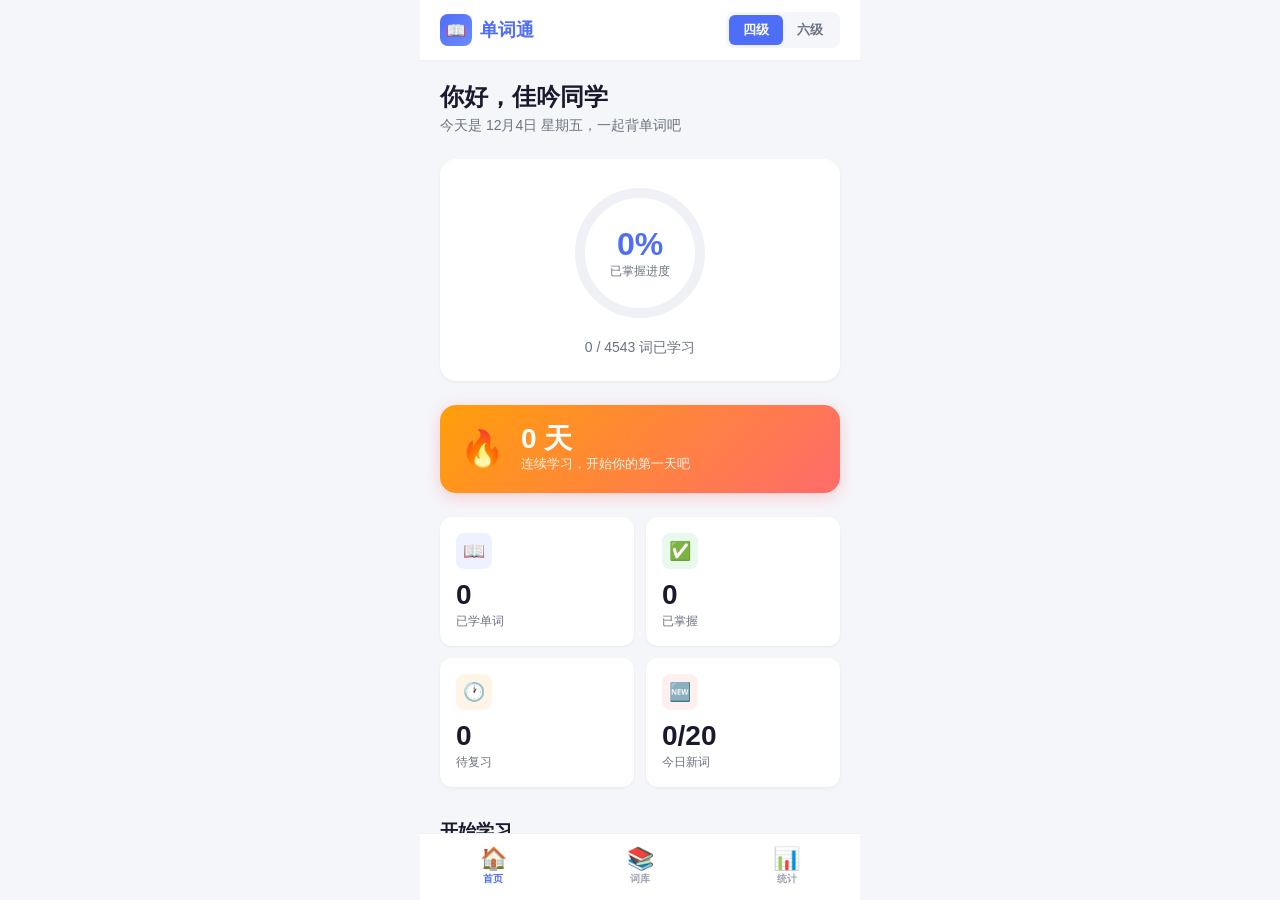
<file: index.html>
<!DOCTYPE html>
<html lang="zh-CN">

<head>
  <meta charset="UTF-8" />
  <meta name="viewport" content="width=device-width, initial-scale=1.0, maximum-scale=1.0, user-scalable=no, viewport-fit=cover" />
  <meta name="apple-mobile-web-app-capable" content="yes" />
  <meta name="apple-mobile-web-app-status-bar-style" content="default" />
  <meta name="theme-color" content="#4f6ef7" />
  <title>四六级单词 · 背单词APP</title>
  <link rel="stylesheet" href="css/style.css" />
</head>

<body>
  <div id="app">
    <!-- 顶部导航 -->
    <div class="top-bar">
      <div class="logo">
        <div class="logo-icon">📖</div>
        <span>单词通</span>
      </div>
      <div class="level-switch">
        <button class="level-btn active" data-level="CET-4" onclick="app.switchLevel('CET-4')">四级</button>
        <button class="level-btn" data-level="CET-6" onclick="app.switchLevel('CET-6')">六级</button>
      </div>
    </div>

    <!-- 页面容器 -->
    <div class="page active" id="page-dashboard"></div>
    <div class="page" id="page-learn"></div>
    <div class="page" id="page-quiz"></div>
    <div class="page" id="page-spell"></div>
    <div class="page" id="page-wordbook"></div>
    <div class="page" id="page-stats"></div>

    <!-- 底部导航 -->
    <div class="bottom-nav">
      <button class="nav-item active" id="nav-dashboard" onclick="app.navigate('dashboard')">
        <span class="nav-icon">🏠</span>
        <span class="nav-label">首页</span>
      </button>
      <button class="nav-item" id="nav-wordbook" onclick="app.navigate('wordbook')">
        <span class="nav-icon">📚</span>
        <span class="nav-label">词库</span>
      </button>
      <button class="nav-item" id="nav-stats" onclick="app.navigate('stats')">
        <span class="nav-icon">📊</span>
        <span class="nav-label">统计</span>
      </button>
    </div>
  </div>

  <script src="js/words.js"></script>
  <script src="js/sync.js"></script>
  <script src="js/app.js"></script>
</body>

</html>
</file>
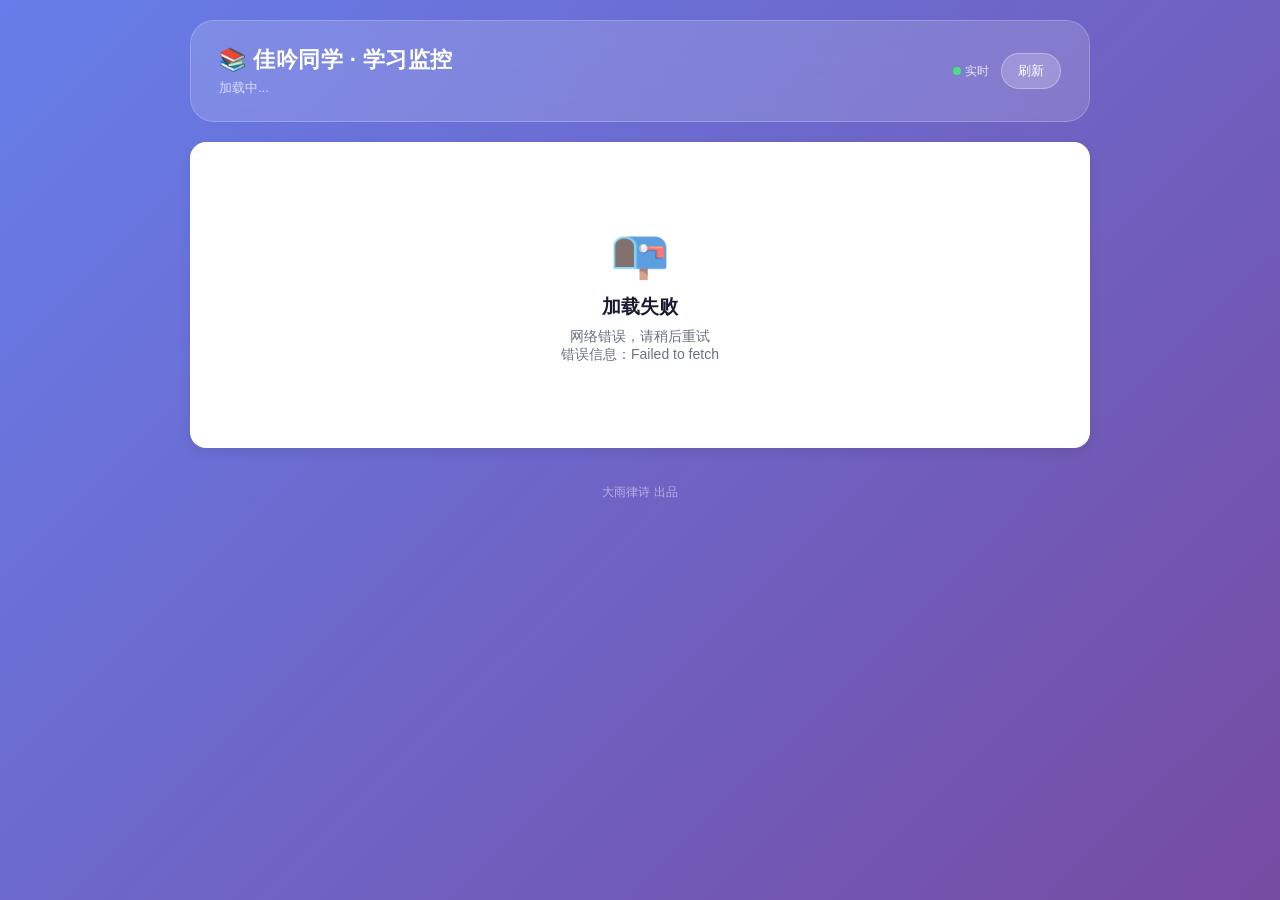
<file: parent.html>
<!DOCTYPE html>
<html lang="zh-CN">

<head>
  <meta charset="UTF-8" />
  <meta name="viewport" content="width=device-width, initial-scale=1.0" />
  <title>佳吟同学 · 学习监控面板</title>
  <style>
    :root {
      --primary: #4f6ef7;
      --primary-light: #6c8aff;
      --primary-soft: #eef1ff;
      --accent: #ff6b6b;
      --success: #34c759;
      --success-soft: #e8f9ed;
      --warning: #ff9f0a;
      --warning-soft: #fff5e6;
      --danger: #ff3b30;
      --bg: #f0f2f8;
      --card-bg: #ffffff;
      --text-primary: #1a1a2e;
      --text-secondary: #6b7280;
      --text-tertiary: #9ca3af;
      --border: #e8eaf0;
      --shadow-sm: 0 1px 3px rgba(0, 0, 0, 0.06);
      --shadow-md: 0 4px 12px rgba(0, 0, 0, 0.08);
      --shadow-lg: 0 8px 24px rgba(0, 0, 0, 0.12);
      --radius-md: 12px;
      --radius-lg: 16px;
      --radius-xl: 24px;
    }

    * {
      margin: 0;
      padding: 0;
      box-sizing: border-box;
    }

    body {
      font-family: -apple-system, BlinkMacSystemFont, "Segoe UI", "PingFang SC", "Hiragino Sans GB", "Microsoft YaHei", sans-serif;
      background: linear-gradient(135deg, #667eea 0%, #764ba2 100%);
      min-height: 100vh;
      padding: 20px;
      -webkit-font-smoothing: antialiased;
    }

    .container {
      max-width: 900px;
      margin: 0 auto;
    }

    /* ---- 顶部标题栏 ---- */
    .header {
      background: rgba(255, 255, 255, 0.15);
      backdrop-filter: blur(20px);
      -webkit-backdrop-filter: blur(20px);
      border-radius: var(--radius-xl);
      padding: 24px 28px;
      margin-bottom: 20px;
      display: flex;
      align-items: center;
      justify-content: space-between;
      border: 1px solid rgba(255, 255, 255, 0.2);
    }

    .header-left h1 {
      color: #fff;
      font-size: 22px;
      font-weight: 700;
      letter-spacing: 0.5px;
    }

    .header-left .subtitle {
      color: rgba(255, 255, 255, 0.7);
      font-size: 13px;
      margin-top: 4px;
    }

    .header-right {
      display: flex;
      align-items: center;
      gap: 12px;
    }

    .sync-status {
      color: rgba(255, 255, 255, 0.8);
      font-size: 12px;
      text-align: right;
    }

    .sync-status .dot {
      display: inline-block;
      width: 8px;
      height: 8px;
      border-radius: 50%;
      background: #4ade80;
      margin-right: 4px;
      animation: pulse 2s infinite;
    }

    @keyframes pulse {
      0%, 100% { opacity: 1; }
      50% { opacity: 0.4; }
    }

    .btn-refresh {
      background: rgba(255, 255, 255, 0.2);
      border: 1px solid rgba(255, 255, 255, 0.3);
      color: #fff;
      padding: 8px 16px;
      border-radius: 20px;
      font-size: 13px;
      cursor: pointer;
      transition: all 0.3s;
    }

    .btn-refresh:hover {
      background: rgba(255, 255, 255, 0.3);
    }

    .btn-refresh:active {
      transform: scale(0.95);
    }

    /* ---- 加载状态 ---- */
    .loading {
      text-align: center;
      padding: 80px 20px;
      color: rgba(255, 255, 255, 0.8);
    }

    .loading .spinner {
      width: 40px;
      height: 40px;
      border: 3px solid rgba(255, 255, 255, 0.2);
      border-top-color: #fff;
      border-radius: 50%;
      animation: spin 0.8s linear infinite;
      margin: 0 auto 16px;
    }

    @keyframes spin {
      to { transform: rotate(360deg); }
    }

    /* ---- 空状态 ---- */
    .empty-state {
      text-align: center;
      padding: 60px 20px;
      color: rgba(255, 255, 255, 0.7);
    }

    .empty-state .icon {
      font-size: 48px;
      margin-bottom: 12px;
    }

    /* ---- 四宫格概览 ---- */
    .overview-grid {
      display: grid;
      grid-template-columns: repeat(4, 1fr);
      gap: 16px;
      margin-bottom: 20px;
    }

    .stat-card {
      background: var(--card-bg);
      border-radius: var(--radius-lg);
      padding: 20px;
      box-shadow: var(--shadow-md);
      text-align: center;
      transition: transform 0.3s;
    }

    .stat-card:hover {
      transform: translateY(-2px);
    }

    .stat-card .stat-icon {
      font-size: 28px;
      margin-bottom: 8px;
    }

    .stat-card .stat-value {
      font-size: 32px;
      font-weight: 800;
      color: var(--text-primary);
      line-height: 1.2;
    }

    .stat-card .stat-label {
      font-size: 13px;
      color: var(--text-secondary);
      margin-top: 4px;
    }

    .stat-card.highlight .stat-value { color: var(--primary); }
    .stat-card.success .stat-value { color: var(--success); }
    .stat-card.warning .stat-value { color: var(--warning); }
    .stat-card.accent .stat-value { color: var(--accent); }

    /* ---- 卡片容器 ---- */
    .card {
      background: var(--card-bg);
      border-radius: var(--radius-lg);
      padding: 24px;
      box-shadow: var(--shadow-md);
      margin-bottom: 20px;
    }

    .card-title {
      font-size: 16px;
      font-weight: 700;
      color: var(--text-primary);
      margin-bottom: 16px;
      display: flex;
      align-items: center;
      gap: 8px;
    }

    /* ---- 柱状图 ---- */
    .bar-chart {
      display: flex;
      align-items: flex-end;
      justify-content: space-between;
      height: 160px;
      gap: 12px;
      padding-top: 20px;
    }

    .bar-item {
      flex: 1;
      display: flex;
      flex-direction: column;
      align-items: center;
      gap: 6px;
    }

    .bar-wrapper {
      flex: 1;
      width: 100%;
      display: flex;
      align-items: flex-end;
      justify-content: center;
    }

    .bar {
      width: 70%;
      max-width: 40px;
      background: linear-gradient(180deg, var(--primary-light), var(--primary));
      border-radius: 6px 6px 0 0;
      min-height: 4px;
      position: relative;
      transition: height 0.5s ease;
    }

    .bar.today {
      background: linear-gradient(180deg, #ff9f0a, #ff6b6b);
    }

    .bar-value {
      position: absolute;
      top: -20px;
      left: 50%;
      transform: translateX(-50%);
      font-size: 11px;
      font-weight: 700;
      color: var(--text-primary);
      white-space: nowrap;
    }

    .bar-label {
      font-size: 12px;
      color: var(--text-tertiary);
    }

    /* ---- 掌握度分布 ---- */
    .mastery-bar {
      display: flex;
      height: 32px;
      border-radius: 16px;
      overflow: hidden;
      margin-bottom: 12px;
    }

    .mastery-segment {
      display: flex;
      align-items: center;
      justify-content: center;
      font-size: 12px;
      font-weight: 700;
      color: #fff;
      transition: width 0.5s ease;
    }

    .mastery-legend {
      display: flex;
      gap: 20px;
      flex-wrap: wrap;
    }

    .legend-item {
      display: flex;
      align-items: center;
      gap: 6px;
      font-size: 13px;
      color: var(--text-secondary);
    }

    .legend-dot {
      width: 12px;
      height: 12px;
      border-radius: 4px;
    }

    /* ---- 薄弱单词列表 ---- */
    .word-list {
      display: flex;
      flex-direction: column;
      gap: 8px;
    }

    .word-item {
      display: flex;
      align-items: center;
      justify-content: space-between;
      padding: 12px 16px;
      background: var(--bg);
      border-radius: var(--radius-md);
      transition: background 0.2s;
    }

    .word-item:hover {
      background: var(--primary-soft);
    }

    .word-info {
      display: flex;
      align-items: center;
      gap: 12px;
    }

    .word-text {
      font-size: 15px;
      font-weight: 600;
      color: var(--text-primary);
    }

    .word-meaning {
      font-size: 13px;
      color: var(--text-secondary);
    }

    .word-tags {
      display: flex;
      gap: 6px;
    }

    .tag {
      font-size: 11px;
      padding: 2px 8px;
      border-radius: 10px;
      font-weight: 600;
    }

    .tag-wrong {
      background: #ffeael;
      color: var(--danger);
    }

    .tag-fuzzy {
      background: var(--warning-soft);
      color: var(--warning);
    }

    .tag-learning {
      background: var(--primary-soft);
      color: var(--primary);
    }

    .tag-mastered {
      background: var(--success-soft);
      color: var(--success);
    }

    /* ---- 级别切换 ---- */
    .level-tabs {
      display: flex;
      gap: 8px;
      margin-bottom: 16px;
    }

    .level-tab {
      padding: 6px 16px;
      border-radius: 20px;
      font-size: 13px;
      font-weight: 600;
      cursor: pointer;
      border: 2px solid var(--border);
      background: transparent;
      color: var(--text-secondary);
      transition: all 0.3s;
    }

    .level-tab.active {
      background: var(--primary);
      border-color: var(--primary);
      color: #fff;
    }

    /* ---- 最近活动 ---- */
    .activity-list {
      display: flex;
      flex-direction: column;
      gap: 8px;
    }

    .activity-item {
      display: flex;
      align-items: center;
      gap: 12px;
      padding: 10px 14px;
      border-radius: var(--radius-md);
      background: var(--bg);
    }

    .activity-time {
      font-size: 12px;
      color: var(--text-tertiary);
      white-space: nowrap;
      min-width: 70px;
    }

    .activity-word {
      font-size: 14px;
      font-weight: 600;
      color: var(--text-primary);
    }

    .activity-status {
      font-size: 12px;
      color: var(--text-secondary);
    }

    /* ---- 响应式 ---- */
    @media (max-width: 600px) {
      .overview-grid {
        grid-template-columns: repeat(2, 1fr);
      }

      .header {
        flex-direction: column;
        gap: 12px;
        text-align: center;
      }

      .bar-chart {
        gap: 6px;
      }

      .stat-card .stat-value {
        font-size: 26px;
      }
    }

    /* ---- 签名 ---- */
    .signature {
      text-align: center;
      color: rgba(255, 255, 255, 0.5);
      font-size: 12px;
      padding: 16px 0 8px;
    }
  </style>
</head>

<body>
  <div class="container">
    <!-- 顶部 -->
    <div class="header">
      <div class="header-left">
        <h1>📚 佳吟同学 · 学习监控</h1>
        <div class="subtitle" id="syncTime">加载中...</div>
      </div>
      <div class="header-right">
        <div class="sync-status" id="syncStatus">
          <span class="dot"></span>实时
        </div>
        <button class="btn-refresh" onclick="loadData()">刷新</button>
      </div>
    </div>

    <!-- 内容区 -->
    <div id="content">
      <div class="loading">
        <div class="spinner"></div>
        <p>正在加载学习数据...</p>
      </div>
    </div>

    <div class="signature">大雨律诗 出品</div>
  </div>

  <script>
    const RAW_URL = "https://raw.githubusercontent.com/alanyu731/cet-word-app/gh-pages/data/progress.json";

    let currentLevel = "CET-4";
    let cachedData = null;

    // ---- 加载数据 ----
    async function loadData() {
      const content = document.getElementById("content");
      content.innerHTML = '<div class="loading"><div class="spinner"></div><p>正在加载学习数据...</p></div>';

      try {
        const url = RAW_URL + "?t=" + Date.now();
        const resp = await fetch(url);
        if (!resp.ok) {
          showEmpty("暂无学习数据", "佳吟同学还没有开始学习，请先在 APP 中设置同步 Token 并完成学习");
          return;
        }
        const data = await resp.json();
        cachedData = data;
        render(data);
      } catch (e) {
        showEmpty("加载失败", "网络错误，请稍后重试<br>错误信息：" + e.message);
      }
    }

    function showEmpty(title, desc) {
      document.getElementById("content").innerHTML = `
        <div class="card">
          <div class="empty-state">
            <div class="icon">📭</div>
            <h3 style="color:var(--text-primary);margin-bottom:8px">${title}</h3>
            <p style="color:var(--text-secondary);font-size:14px">${desc}</p>
          </div>
        </div>
      `;
    }

    // ---- 渲染面板 ----
    function render(data) {
      const progress = data.progress || {};
      const syncTime = data.lastSync;

      // 更新同步时间
      if (syncTime) {
        const d = new Date(syncTime);
        const now = new Date();
        const diff = now - d;
        let timeText;
        if (diff < 60000) timeText = "刚刚同步";
        else if (diff < 3600000) timeText = Math.floor(diff / 60000) + " 分钟前同步";
        else if (diff < 86400000) timeText = Math.floor(diff / 3600000) + " 小时前同步";
        else timeText = d.toLocaleString("zh-CN");
        document.getElementById("syncTime").textContent = "最后同步：" + timeText;
      } else {
        document.getElementById("syncTime").textContent = "同步时间未知";
      }

      // 计算统计
      const stats = calcStats(progress);

      const content = document.getElementById("content");
      content.innerHTML = `
        ${renderOverview(stats)}
        ${renderLevelTabs()}
        ${renderWeeklyChart(progress)}
        ${renderMastery(stats)}
        ${renderWeakWords(progress)}
        ${renderRecentActivity(progress)}
      `;
    }

    // ---- 级别切换 ----
    function renderLevelTabs() {
      return `
        <div class="level-tabs">
          <button class="level-tab ${currentLevel === 'CET-4' ? 'active' : ''}" onclick="switchLevel('CET-4')">四级</button>
          <button class="level-tab ${currentLevel === 'CET-6' ? 'active' : ''}" onclick="switchLevel('CET-6')">六级</button>
        </div>
      `;
    }

    function switchLevel(level) {
      currentLevel = level;
      if (cachedData) render(cachedData);
    }

    // ---- 统计计算 ----
    function calcStats(progress) {
      let total = 0, newCount = 0, learningCount = 0, masteredCount = 0;
      let todayLearned = 0, totalReviewed = 0;
      const today = new Date().toDateString();

      Object.values(progress).forEach(p => {
        if (p.level !== currentLevel) return;
        total++;
        if (p.mastery === "new") newCount++;
        else if (p.mastery === "learning") learningCount++;
        else if (p.mastery === "mastered") masteredCount++;

        if (p.lastReview) {
          const d = new Date(p.lastReview);
          if (d.toDateString() === today) todayLearned++;
        }
        totalReviewed += p.reviewCount || 0;
      });

      // 连续天数
      const dates = new Set();
      Object.values(progress).forEach(p => {
        if (p.lastReview) dates.add(new Date(p.lastReview).toDateString());
      });
      let streak = 0;
      let checkDate = new Date();
      while (dates.has(checkDate.toDateString())) {
        streak++;
        checkDate.setDate(checkDate.getDate() - 1);
      }

      return { total, newCount, learningCount, masteredCount, todayLearned, totalReviewed, streak };
    }

    // ---- 四宫格概览 ----
    function renderOverview(s) {
      return `
        <div class="overview-grid">
          <div class="stat-card highlight">
            <div class="stat-icon">📝</div>
            <div class="stat-value">${s.todayLearned}</div>
            <div class="stat-label">今日学习</div>
          </div>
          <div class="stat-card success">
            <div class="stat-icon">✅</div>
            <div class="stat-value">${s.masteredCount}</div>
            <div class="stat-label">已掌握</div>
          </div>
          <div class="stat-card warning">
            <div class="stat-icon">🔥</div>
            <div class="stat-value">${s.streak}</div>
            <div class="stat-label">连续天数</div>
          </div>
          <div class="stat-card accent">
            <div class="stat-icon">🔄</div>
            <div class="stat-value">${s.totalReviewed}</div>
            <div class="stat-label">累计复习</div>
          </div>
        </div>
      `;
    }

    // ---- 近7天柱状图 ----
    function renderWeeklyChart(progress) {
      const days = [];
      for (let i = 6; i >= 0; i--) {
        const d = new Date();
        d.setDate(d.getDate() - i);
        const dayStr = d.toDateString();
        let count = 0;
        Object.values(progress).forEach(p => {
          if (p.level !== currentLevel) return;
          if (p.lastReview && new Date(p.lastReview).toDateString() === dayStr) count++;
        });
        const labels = ["日", "一", "二", "三", "四", "五", "六"];
        days.push({ label: labels[d.getDay()], count, isToday: i === 0 });
      }

      const maxCount = Math.max(...days.map(d => d.count), 1);

      return `
        <div class="card">
          <div class="card-title">📊 近7天学习量</div>
          <div class="bar-chart">
            ${days.map(d => `
              <div class="bar-item">
                <div class="bar-wrapper">
                  <div class="bar ${d.isToday ? 'today' : ''}" style="height:${Math.max(4, (d.count / maxCount) * 120)}px">
                    ${d.count > 0 ? `<span class="bar-value">${d.count}</span>` : ''}
                  </div>
                </div>
                <div class="bar-label">${d.label}${d.isToday ? '·今' : ''}</div>
              </div>
            `).join('')}
          </div>
        </div>
      `;
    }

    // ---- 掌握度分布 ----
    function renderMastery(s) {
      const masteryPct = s.total > 0 ? Math.round((s.masteredCount / s.total) * 100) : 0;
      const learningPct = s.total > 0 ? Math.round((s.learningCount / s.total) * 100) : 0;
      const newPct = s.total > 0 ? 100 - masteryPct - learningPct : 100;

      return `
        <div class="card">
          <div class="card-title">🎯 掌握度分布 · ${currentLevel}</div>
          <div class="mastery-bar">
            <div class="mastery-segment" style="background:var(--success);width:${masteryPct}%">
              ${masteryPct > 8 ? masteryPct + '%' : ''}
            </div>
            <div class="mastery-segment" style="background:var(--warning);width:${learningPct}%">
              ${learningPct > 8 ? learningPct + '%' : ''}
            </div>
            <div class="mastery-segment" style="background:#d1d5db;width:${newPct}%">
              ${newPct > 8 ? newPct + '%' : ''}
            </div>
          </div>
          <div class="mastery-legend">
            <div class="legend-item">
              <div class="legend-dot" style="background:var(--success)"></div>
              已掌握 ${s.masteredCount}
            </div>
            <div class="legend-item">
              <div class="legend-dot" style="background:var(--warning)"></div>
              学习中 ${s.learningCount}
            </div>
            <div class="legend-item">
              <div class="legend-dot" style="background:#d1d5db"></div>
              未学 ${s.newCount}
            </div>
            <div class="legend-item" style="margin-left:auto;color:var(--text-tertiary)">
              总词量 ${s.total}
            </div>
          </div>
        </div>
      `;
    }

    // ---- 薄弱单词 ----
    function renderWeakWords(progress) {
      const weakWords = Object.values(progress)
        .filter(p => p.level === currentLevel && p.reviewCount > 0)
        .sort((a, b) => (b.unknownCount || 0) - (a.unknownCount || 0) || (b.fuzzyCount || 0) - (a.fuzzyCount || 0))
        .slice(0, 10);

      if (weakWords.length === 0) {
        return `
          <div class="card">
            <div class="card-title">⚠️ 需要加强的单词</div>
            <div style="text-align:center;padding:20px;color:var(--text-tertiary);font-size:14px">
              暂无学习记录
            </div>
          </div>
        `;
      }

      return `
        <div class="card">
          <div class="card-title">⚠️ 需要加强的单词</div>
          <div class="word-list">
            ${weakWords.map(p => {
              const tags = [];
              if (p.unknownCount > 0) tags.push(`<span class="tag tag-wrong">不认识 ×${p.unknownCount}</span>`);
              if (p.fuzzyCount > 0) tags.push(`<span class="tag tag-fuzzy">模糊 ×${p.fuzzyCount}</span>`);
              if (p.mastery === 'mastered') tags.push(`<span class="tag tag-mastered">已掌握</span>`);
              else tags.push(`<span class="tag tag-learning">学习中</span>`);
              return `
                <div class="word-item">
                  <div class="word-info">
                    <span class="word-text">${p.word}</span>
                  </div>
                  <div class="word-tags">${tags.join('')}</div>
                </div>
              `;
            }).join('')}
          </div>
        </div>
      `;
    }

    // ---- 最近活动 ----
    function renderRecentActivity(progress) {
      const recent = Object.values(progress)
        .filter(p => p.level === currentLevel && p.lastReview)
        .sort((a, b) => new Date(b.lastReview) - new Date(a.lastReview))
        .slice(0, 10);

      if (recent.length === 0) {
        return `
          <div class="card">
            <div class="card-title">🕐 最近学习记录</div>
            <div style="text-align:center;padding:20px;color:var(--text-tertiary);font-size:14px">
              暂无学习记录
            </div>
          </div>
        `;
      }

      return `
        <div class="card">
          <div class="card-title">🕐 最近学习记录</div>
          <div class="activity-list">
            ${recent.map(p => {
              const d = new Date(p.lastReview);
              const now = new Date();
              const diff = now - d;
              let timeText;
              if (diff < 60000) timeText = "刚刚";
              else if (diff < 3600000) timeText = Math.floor(diff / 60000) + "分钟前";
              else if (diff < 86400000) timeText = Math.floor(diff / 3600000) + "小时前";
              else timeText = (d.getMonth() + 1) + "/" + d.getDate();

              let statusText = "";
              if (p.mastery === 'mastered') statusText = "已掌握";
              else if (p.mastery === 'learning') statusText = "学习中（阶段" + p.stage + "）";
              else statusText = "新词";

              return `
                <div class="activity-item">
                  <span class="activity-time">${timeText}</span>
                  <span class="activity-word">${p.word}</span>
                  <span class="activity-status">${statusText}</span>
                </div>
              `;
            }).join('')}
          </div>
        </div>
      `;
    }

    // ---- 启动 ----
    loadData();
    // 每 60 秒自动刷新
    setInterval(loadData, 60000);
  </script>
</body>

</html>
</file>
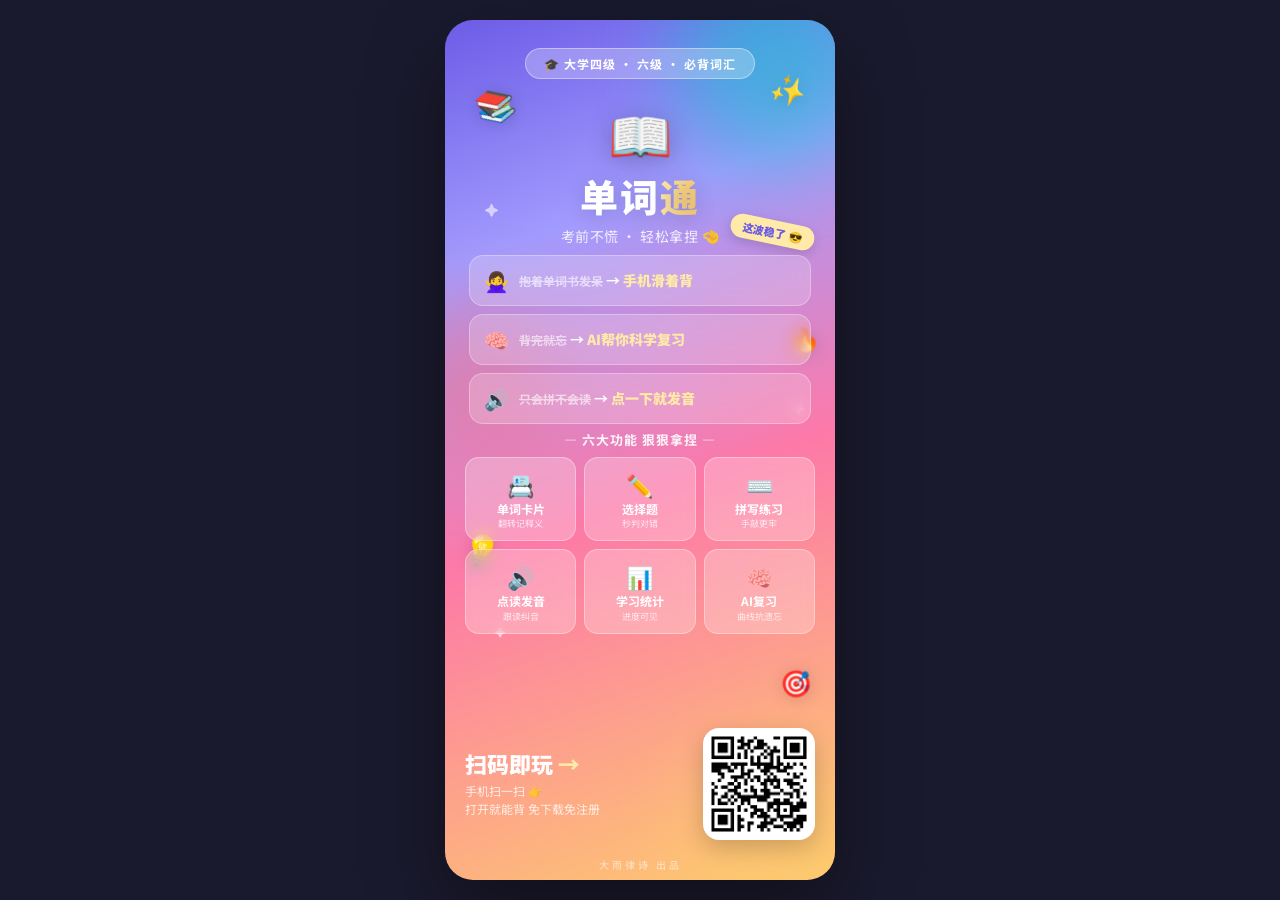
<file: share-poster.html>
<!DOCTYPE html>
<html lang="zh-CN">
<head>
<meta charset="UTF-8">
<meta name="viewport" content="width=device-width, initial-scale=1.0">
<title>单词通 - 分享海报</title>
<style>
  @import url('https://fonts.googleapis.com/css2?family=Noto+Sans+SC:wght@400;700;900&display=swap');

  * { margin: 0; padding: 0; box-sizing: border-box; }

  body {
    display: flex;
    justify-content: center;
    align-items: center;
    min-height: 100vh;
    background: #1a1a2e;
    font-family: 'Noto Sans SC', -apple-system, BlinkMacSystemFont, 'PingFang SC', 'Microsoft YaHei', sans-serif;
  }

  .poster {
    width: 390px;
    height: 860px;
    position: relative;
    overflow: hidden;
    border-radius: 28px;
    background: linear-gradient(160deg, #6C5CE7 0%, #A29BFE 25%, #FD79A8 55%, #FDCB6E 100%);
    box-shadow: 0 30px 80px rgba(0,0,0,0.4);
  }

  /* ---- 背景装饰 ---- */
  .blob {
    position: absolute;
    border-radius: 50%;
    filter: blur(40px);
    opacity: 0.5;
  }
  .blob-1 { width: 200px; height: 200px; background: #00CEC9; top: -60px; right: -40px; }
  .blob-2 { width: 160px; height: 160px; background: #FF6B6B; top: 280px; left: -50px; opacity: 0.35; }
  .blob-3 { width: 180px; height: 180px; background: #FDCB6E; bottom: -40px; right: -30px; opacity: 0.4; }

  /* 散落的装饰emoji */
  .deco-emoji {
    position: absolute;
    font-size: 28px;
    filter: drop-shadow(0 2px 8px rgba(0,0,0,0.15));
  }
  .deco-1 { top: 60px; left: 30px; transform: rotate(-15deg); font-size: 32px; }
  .deco-2 { top: 48px; right: 28px; transform: rotate(20deg); }
  .deco-3 { top: 300px; right: 16px; transform: rotate(-10deg); font-size: 24px; }
  .deco-4 { bottom: 310px; left: 18px; transform: rotate(15deg); font-size: 30px; }
  .deco-5 { bottom: 180px; right: 24px; transform: rotate(-20deg); font-size: 26px; }

  /* ---- 顶部标签 ---- */
  .top-badge {
    position: absolute;
    top: 28px;
    left: 50%;
    transform: translateX(-50%);
    background: rgba(255,255,255,0.25);
    backdrop-filter: blur(10px);
    -webkit-backdrop-filter: blur(10px);
    border: 1px solid rgba(255,255,255,0.4);
    border-radius: 20px;
    padding: 6px 18px;
    font-size: 12px;
    font-weight: 700;
    color: #fff;
    letter-spacing: 1px;
    white-space: nowrap;
  }

  /* ---- 主标题区 ---- */
  .hero {
    position: absolute;
    top: 75px;
    left: 0;
    right: 0;
    text-align: center;
    color: #fff;
  }

  .hero-emoji {
    font-size: 52px;
    margin-bottom: 4px;
    filter: drop-shadow(0 4px 12px rgba(0,0,0,0.2));
  }

  .hero-title {
    font-size: 38px;
    font-weight: 900;
    letter-spacing: 2px;
    line-height: 1.15;
    text-shadow: 0 4px 20px rgba(0,0,0,0.15);
  }

  .hero-title .accent {
    background: linear-gradient(90deg, #FFEAA7, #FDCB6E);
    -webkit-background-clip: text;
    -webkit-text-fill-color: transparent;
    background-clip: text;
  }

  .hero-sub {
    font-size: 14px;
    margin-top: 8px;
    opacity: 0.85;
    font-weight: 400;
    letter-spacing: 0.5px;
  }

  /* ---- 中间痛点文案 ---- */
  .pain-points {
    position: absolute;
    top: 235px;
    left: 24px;
    right: 24px;
    display: flex;
    flex-direction: column;
    gap: 8px;
  }

  .pain-item {
    background: rgba(255,255,255,0.2);
    backdrop-filter: blur(8px);
    -webkit-backdrop-filter: blur(8px);
    border: 1px solid rgba(255,255,255,0.3);
    border-radius: 14px;
    padding: 10px 14px;
    display: flex;
    align-items: center;
    gap: 10px;
    color: #fff;
    font-size: 14px;
    font-weight: 700;
  }

  .pain-item .icon {
    font-size: 20px;
    flex-shrink: 0;
  }

  .pain-item .text {
    line-height: 1.3;
  }

  .pain-item .strike {
    text-decoration: line-through;
    opacity: 0.6;
    font-size: 12px;
  }

  .pain-item .new {
    color: #FFEAA7;
    font-weight: 900;
  }

  /* ---- 功能卡片 ---- */
  .features {
    position: absolute;
    top: 410px;
    left: 20px;
    right: 20px;
  }

  .features-title {
    text-align: center;
    color: #fff;
    font-size: 13px;
    font-weight: 700;
    margin-bottom: 8px;
    opacity: 0.9;
    letter-spacing: 1px;
  }

  .feature-grid {
    display: grid;
    grid-template-columns: repeat(3, 1fr);
    gap: 8px;
  }

  .feature-card {
    background: rgba(255,255,255,0.25);
    backdrop-filter: blur(8px);
    -webkit-backdrop-filter: blur(8px);
    border: 1px solid rgba(255,255,255,0.35);
    border-radius: 14px;
    padding: 10px 6px;
    text-align: center;
    color: #fff;
  }

  .feature-card .f-icon {
    font-size: 22px;
    margin-bottom: 2px;
  }

  .feature-card .f-name {
    font-size: 12px;
    font-weight: 700;
    line-height: 1.2;
  }

  .feature-card .f-desc {
    font-size: 9px;
    opacity: 0.75;
    margin-top: 1px;
  }

  /* ---- 底部二维码区 ---- */
  .qr-section {
    position: absolute;
    bottom: 40px;
    left: 20px;
    right: 20px;
    display: flex;
    align-items: center;
    justify-content: center;
    gap: 16px;
  }

  .qr-left {
    flex: 1;
    color: #fff;
  }

  .qr-left .cta {
    font-size: 22px;
    font-weight: 900;
    line-height: 1.2;
    margin-bottom: 6px;
  }

  .qr-left .cta .highlight {
    color: #FFEAA7;
  }

  .qr-left .scan-tip {
    font-size: 12px;
    opacity: 0.8;
    line-height: 1.5;
  }

  .qr-left .scan-tip .arrow {
    display: inline-block;
    animation: nudge 1.5s ease-in-out infinite;
  }

  @keyframes nudge {
    0%, 100% { transform: translateX(0); }
    50% { transform: translateX(4px); }
  }

  .qr-right {
    position: relative;
  }

  .qr-frame {
    background: #fff;
    padding: 8px;
    border-radius: 16px;
    box-shadow: 0 8px 24px rgba(0,0,0,0.2);
  }

  .qr-frame img {
    width: 96px;
    height: 96px;
    display: block;
  }

  .qr-corner {
    position: absolute;
    font-size: 18px;
  }
  .qr-corner.tl { top: -8px; left: -8px; }
  .qr-corner.br { bottom: -8px; right: -8px; }

  /* ---- 签名 ---- */
  .signature {
    position: absolute;
    bottom: 8px;
    left: 0;
    right: 0;
    text-align: center;
    font-size: 10px;
    color: rgba(255,255,255,0.5);
    letter-spacing: 3px;
    font-weight: 500;
  }

  /* ---- 闪光点装饰 ---- */
  .sparkle {
    position: absolute;
    color: rgba(255,255,255,0.6);
    font-size: 14px;
  }
  .sp-1 { top: 180px; left: 40px; }
  .sp-2 { top: 210px; right: 50px; font-size: 10px; }
  .sp-3 { top: 380px; right: 30px; font-size: 12px; }
  .sp-4 { bottom: 240px; left: 50px; font-size: 11px; }

  /* ---- 流行语标签 ---- */
  .slang-tag {
    position: absolute;
    top: 200px;
    right: 20px;
    background: #FFEAA7;
    color: #6C5CE7;
    font-size: 11px;
    font-weight: 900;
    padding: 4px 12px;
    border-radius: 12px;
    transform: rotate(12deg);
    box-shadow: 0 4px 12px rgba(0,0,0,0.15);
  }
</style>
</head>
<body>
  <div class="poster">
    <!-- 背景装饰 -->
    <div class="blob blob-1"></div>
    <div class="blob blob-2"></div>
    <div class="blob blob-3"></div>

    <!-- 散落emoji -->
    <div class="deco-emoji deco-1">📚</div>
    <div class="deco-emoji deco-2">✨</div>
    <div class="deco-emoji deco-3">🔥</div>
    <div class="deco-emoji deco-4">💡</div>
    <div class="deco-emoji deco-5">🎯</div>

    <!-- 闪光点 -->
    <div class="sparkle sp-1">✦</div>
    <div class="sparkle sp-2">✦</div>
    <div class="sparkle sp-3">✦</div>
    <div class="sparkle sp-4">✦</div>

    <!-- 顶部标签 -->
    <div class="top-badge">🎓 大学四级 · 六级 · 必背词汇</div>

    <!-- 主标题 -->
    <div class="hero">
      <div class="hero-emoji">📖</div>
      <div class="hero-title">单词<span class="accent">通</span></div>
      <div class="hero-sub">考前不慌 · 轻松拿捏 🤏</div>
    </div>

    <!-- 流行语标签 -->
    <div class="slang-tag">这波稳了 😎</div>

    <!-- 痛点文案 -->
    <div class="pain-points">
      <div class="pain-item">
        <span class="icon">🙅‍♀️</span>
        <span class="text">
          <span class="strike">抱着单词书发呆</span>
          → <span class="new">手机滑着背</span>
        </span>
      </div>
      <div class="pain-item">
        <span class="icon">🧠</span>
        <span class="text">
          <span class="strike">背完就忘</span>
          → <span class="new">AI帮你科学复习</span>
        </span>
      </div>
      <div class="pain-item">
        <span class="icon">🔊</span>
        <span class="text">
          <span class="strike">只会拼不会读</span>
          → <span class="new">点一下就发音</span>
        </span>
      </div>
    </div>

    <!-- 功能卡片 -->
    <div class="features">
      <div class="features-title">— 六大功能 狠狠拿捏 —</div>
      <div class="feature-grid">
        <div class="feature-card">
          <div class="f-icon">📇</div>
          <div class="f-name">单词卡片</div>
          <div class="f-desc">翻转记释义</div>
        </div>
        <div class="feature-card">
          <div class="f-icon">✏️</div>
          <div class="f-name">选择题</div>
          <div class="f-desc">秒判对错</div>
        </div>
        <div class="feature-card">
          <div class="f-icon">⌨️</div>
          <div class="f-name">拼写练习</div>
          <div class="f-desc">手敲更牢</div>
        </div>
        <div class="feature-card">
          <div class="f-icon">🔊</div>
          <div class="f-name">点读发音</div>
          <div class="f-desc">跟读纠音</div>
        </div>
        <div class="feature-card">
          <div class="f-icon">📊</div>
          <div class="f-name">学习统计</div>
          <div class="f-desc">进度可见</div>
        </div>
        <div class="feature-card">
          <div class="f-icon">🧠</div>
          <div class="f-name">AI复习</div>
          <div class="f-desc">曲线抗遗忘</div>
        </div>
      </div>
    </div>

    <!-- 底部二维码 -->
    <div class="qr-section">
      <div class="qr-left">
        <div class="cta">扫码即玩 <span class="highlight">→</span></div>
        <div class="scan-tip">
          手机扫一扫 <span class="arrow">👉</span><br>
          打开就能背 免下载免注册
        </div>
      </div>
      <div class="qr-right">
        <div class="qr-frame">
          <img src="[data-uri]" alt="QR Code" />
        </div>
      </div>
    </div>

    <!-- 签名 -->
    <div class="signature">大雨律诗 出品</div>
  </div>
</body>
</html>
</file>
<file: css/style.css>
/* ============================================================
   大学英语四六级单词背诵 APP - 样式表
   ============================================================ */

:root {
  /* 主题色 - 活力蓝 */
  --primary: #4f6ef7;
  --primary-light: #6c8aff;
  --primary-dark: #3a56d4;
  --primary-soft: #eef1ff;
  --accent: #ff6b6b;
  --accent-soft: #fff0f0;
  --success: #34c759;
  --success-soft: #e8f9ed;
  --warning: #ff9f0a;
  --warning-soft: #fff5e6;
  --danger: #ff3b30;

  /* 中性色 */
  --bg: #f5f6fa;
  --card-bg: #ffffff;
  --text-primary: #1a1a2e;
  --text-secondary: #6b7280;
  --text-tertiary: #9ca3af;
  --border: #e8eaf0;
  --border-light: #f0f1f6;
  --shadow-sm: 0 1px 3px rgba(0,0,0,0.06);
  --shadow-md: 0 4px 12px rgba(0,0,0,0.08);
  --shadow-lg: 0 8px 24px rgba(0,0,0,0.12);
  --shadow-xl: 0 16px 48px rgba(0,0,0,0.16);

  /* 圆角 */
  --radius-sm: 8px;
  --radius-md: 12px;
  --radius-lg: 16px;
  --radius-xl: 24px;

  /* 动画 */
  --transition: 0.3s cubic-bezier(0.4, 0, 0.2, 1);
}

* {
  margin: 0;
  padding: 0;
  box-sizing: border-box;
  -webkit-tap-highlight-color: transparent;
}

html, body {
  font-family: -apple-system, BlinkMacSystemFont, "Segoe UI", "PingFang SC",
    "Hiragino Sans GB", "Microsoft YaHei", sans-serif;
  background: var(--bg);
  color: var(--text-primary);
  height: 100vh;
  overflow: hidden;
  -webkit-font-smoothing: antialiased;
}

/* ============================================================
   APP 容器
   ============================================================ */
#app {
  max-width: 440px;
  margin: 0 auto;
  height: 100vh;
  display: flex;
  flex-direction: column;
  position: relative;
  background: var(--bg);
}

/* ============================================================
   顶部导航栏
   ============================================================ */
.top-bar {
  display: flex;
  align-items: center;
  justify-content: space-between;
  padding: 12px 20px;
  background: var(--card-bg);
  border-bottom: 1px solid var(--border-light);
  flex-shrink: 0;
  z-index: 100;
}

.top-bar .logo {
  display: flex;
  align-items: center;
  gap: 8px;
  font-size: 18px;
  font-weight: 700;
  color: var(--primary);
}

.top-bar .logo-icon {
  width: 32px;
  height: 32px;
  border-radius: var(--radius-sm);
  background: linear-gradient(135deg, var(--primary), var(--primary-light));
  display: flex;
  align-items: center;
  justify-content: center;
  color: white;
  font-size: 16px;
}

.top-bar .level-switch {
  display: flex;
  background: var(--bg);
  border-radius: var(--radius-sm);
  padding: 3px;
}

.top-bar .level-btn {
  border: none;
  background: none;
  padding: 6px 14px;
  font-size: 13px;
  font-weight: 600;
  color: var(--text-secondary);
  cursor: pointer;
  border-radius: 6px;
  transition: var(--transition);
}

.top-bar .level-btn.active {
  background: var(--primary);
  color: white;
  box-shadow: var(--shadow-sm);
}

/* ============================================================
   页面容器
   ============================================================ */
.page {
  flex: 1;
  overflow-y: auto;
  -webkit-overflow-scrolling: touch;
  display: none;
  animation: fadeIn 0.3s ease;
}

.page.active {
  display: block;
}

@keyframes fadeIn {
  from { opacity: 0; transform: translateY(8px); }
  to { opacity: 1; transform: translateY(0); }
}

/* ============================================================
   首页 - 仪表盘
   ============================================================ */
.dashboard {
  padding: 20px;
  padding-bottom: 100px;
}

.greeting {
  font-size: 24px;
  font-weight: 700;
  margin-bottom: 4px;
}

.greeting-sub {
  font-size: 14px;
  color: var(--text-secondary);
  margin-bottom: 24px;
}

/* 统计卡片 */
.stats-grid {
  display: grid;
  grid-template-columns: 1fr 1fr;
  gap: 12px;
  margin-bottom: 24px;
}

.stat-card {
  background: var(--card-bg);
  border-radius: var(--radius-md);
  padding: 16px;
  box-shadow: var(--shadow-sm);
  position: relative;
  overflow: hidden;
}

.stat-card .stat-icon {
  width: 36px;
  height: 36px;
  border-radius: var(--radius-sm);
  display: flex;
  align-items: center;
  justify-content: center;
  font-size: 18px;
  margin-bottom: 12px;
}

.stat-card .stat-value {
  font-size: 28px;
  font-weight: 700;
  line-height: 1;
}

.stat-card .stat-label {
  font-size: 12px;
  color: var(--text-secondary);
  margin-top: 4px;
}

/* 今日进度环 */
.today-progress {
  background: var(--card-bg);
  border-radius: var(--radius-lg);
  padding: 24px;
  box-shadow: var(--shadow-sm);
  margin-bottom: 24px;
  text-align: center;
}

.progress-ring-container {
  position: relative;
  width: 140px;
  height: 140px;
  margin: 0 auto 16px;
}

.progress-ring {
  transform: rotate(-90deg);
}

.progress-ring-bg {
  fill: none;
  stroke: var(--border-light);
  stroke-width: 10;
}

.progress-ring-fill {
  fill: none;
  stroke: url(#progressGradient);
  stroke-width: 10;
  stroke-linecap: round;
  transition: stroke-dashoffset 0.8s ease;
}

.progress-ring-text {
  position: absolute;
  top: 50%;
  left: 50%;
  transform: translate(-50%, -50%);
  text-align: center;
}

.progress-ring-text .num {
  font-size: 32px;
  font-weight: 700;
  color: var(--primary);
}

.progress-ring-text .label {
  font-size: 12px;
  color: var(--text-secondary);
}

/* 快捷功能入口 */
.quick-actions {
  display: grid;
  grid-template-columns: 1fr 1fr;
  gap: 12px;
  margin-bottom: 24px;
}

.action-card {
  background: var(--card-bg);
  border-radius: var(--radius-md);
  padding: 20px 16px;
  box-shadow: var(--shadow-sm);
  text-align: center;
  cursor: pointer;
  transition: var(--transition);
  border: 2px solid transparent;
}

.action-card:active {
  transform: scale(0.96);
  border-color: var(--primary-soft);
}

.action-card .action-icon {
  width: 48px;
  height: 48px;
  border-radius: var(--radius-md);
  display: flex;
  align-items: center;
  justify-content: center;
  font-size: 24px;
  margin: 0 auto 12px;
}

.action-card .action-title {
  font-size: 15px;
  font-weight: 600;
  margin-bottom: 2px;
}

.action-card .action-desc {
  font-size: 12px;
  color: var(--text-secondary);
}

/* 连续学习天数 */
.streak-banner {
  background: linear-gradient(135deg, #ff9f0a, #ff6b6b);
  border-radius: var(--radius-lg);
  padding: 20px;
  display: flex;
  align-items: center;
  gap: 16px;
  color: white;
  margin-bottom: 24px;
  box-shadow: 0 4px 16px rgba(255, 107, 107, 0.3);
}

.streak-banner .streak-icon {
  font-size: 36px;
}

.streak-banner .streak-info .streak-num {
  font-size: 28px;
  font-weight: 700;
  line-height: 1;
}

.streak-banner .streak-info .streak-label {
  font-size: 13px;
  opacity: 0.9;
  margin-top: 2px;
}

/* ============================================================
   单词卡片学习
   ============================================================ */
.learn-view {
  padding: 20px;
  padding-bottom: 100px;
  min-height: 100%;
  display: flex;
  flex-direction: column;
}

.learn-header {
  display: flex;
  align-items: center;
  justify-content: space-between;
  margin-bottom: 20px;
}

.learn-progress-bar {
  flex: 1;
  height: 6px;
  background: var(--border-light);
  border-radius: 3px;
  margin: 0 16px;
  overflow: hidden;
}

.learn-progress-bar .fill {
  height: 100%;
  background: linear-gradient(90deg, var(--primary), var(--primary-light));
  border-radius: 3px;
  transition: width 0.3s ease;
}

.learn-count {
  font-size: 13px;
  color: var(--text-secondary);
  font-weight: 600;
  white-space: nowrap;
}

/* 卡片翻转 */
.flashcard-wrapper {
  flex: 1;
  display: flex;
  align-items: center;
  justify-content: center;
  perspective: 1200px;
  margin-bottom: 20px;
}

.flashcard {
  width: 100%;
  max-width: 360px;
  min-height: 380px;
  position: relative;
  transform-style: preserve-3d;
  transition: transform 0.6s cubic-bezier(0.4, 0, 0.2, 1);
  cursor: pointer;
}

.flashcard.flipped {
  transform: rotateY(180deg);
}

.flashcard-face {
  position: absolute;
  inset: 0;
  backface-visibility: hidden;
  -webkit-backface-visibility: hidden;
  border-radius: var(--radius-xl);
  padding: 32px 24px;
  display: flex;
  flex-direction: column;
  align-items: center;
  justify-content: center;
  box-shadow: var(--shadow-lg);
}

.flashcard-front {
  background: linear-gradient(145deg, #ffffff, #f8f9ff);
  border: 1px solid var(--border-light);
}

.flashcard-back {
  background: linear-gradient(145deg, var(--primary), var(--primary-dark));
  color: white;
  transform: rotateY(180deg);
}

.flashcard .word-level-tag {
  position: absolute;
  top: 16px;
  right: 16px;
  font-size: 11px;
  font-weight: 600;
  padding: 4px 10px;
  border-radius: 20px;
  background: var(--primary-soft);
  color: var(--primary);
}

.flashcard-back .word-level-tag {
  background: rgba(255,255,255,0.2);
  color: white;
}

.flashcard .word {
  font-size: 32px;
  font-weight: 700;
  text-align: center;
  margin-bottom: 8px;
  letter-spacing: 0.5px;
}

.flashcard .phonetic {
  font-size: 16px;
  color: var(--text-secondary);
  margin-bottom: 16px;
}

.flashcard-back .phonetic {
  color: rgba(255,255,255,0.8);
}

.flashcard .pos {
  display: inline-block;
  font-size: 13px;
  font-weight: 600;
  color: var(--primary);
  background: var(--primary-soft);
  padding: 3px 10px;
  border-radius: 6px;
  margin-bottom: 12px;
}

.flashcard-back .pos {
  color: white;
  background: rgba(255,255,255,0.2);
}

.flashcard .meaning {
  font-size: 20px;
  font-weight: 600;
  text-align: center;
  margin-bottom: 20px;
}

.flashcard .example {
  font-size: 14px;
  line-height: 1.6;
  text-align: center;
  color: var(--text-secondary);
  padding: 12px 16px;
  background: var(--bg);
  border-radius: var(--radius-sm);
  margin-top: 8px;
}

.flashcard-back .example {
  color: rgba(255,255,255,0.9);
  background: rgba(255,255,255,0.1);
}

.flashcard .example-trans {
  font-size: 13px;
  color: var(--text-tertiary);
  margin-top: 6px;
}

.flashcard-back .example-trans {
  color: rgba(255,255,255,0.7);
}

.flashcard .tap-hint {
  position: absolute;
  bottom: 16px;
  font-size: 12px;
  color: var(--text-tertiary);
}

.flashcard-back .tap-hint {
  color: rgba(255,255,255,0.6);
}

/* 评价按钮 */
.rate-buttons {
  display: flex;
  gap: 10px;
  padding: 0 4px;
}

.rate-btn {
  flex: 1;
  border: none;
  padding: 14px 8px;
  border-radius: var(--radius-md);
  font-size: 14px;
  font-weight: 600;
  cursor: pointer;
  transition: var(--transition);
  display: flex;
  flex-direction: column;
  align-items: center;
  gap: 4px;
}

.rate-btn:active {
  transform: scale(0.95);
}

.rate-btn .rate-icon {
  font-size: 20px;
}

.rate-btn .rate-label {
  font-size: 12px;
}

.rate-btn.unknown {
  background: var(--accent-soft);
  color: var(--accent);
}

.rate-btn.fuzzy {
  background: var(--warning-soft);
  color: var(--warning);
}

.rate-btn.known {
  background: var(--success-soft);
  color: var(--success);
}

/* 完成页面 */
.learn-complete {
  flex: 1;
  display: flex;
  flex-direction: column;
  align-items: center;
  justify-content: center;
  text-align: center;
  padding: 40px 20px;
}

.learn-complete .complete-icon {
  font-size: 64px;
  margin-bottom: 16px;
  animation: bounce 0.6s ease;
}

@keyframes bounce {
  0%, 100% { transform: scale(1); }
  50% { transform: scale(1.2); }
}

.learn-complete .complete-title {
  font-size: 24px;
  font-weight: 700;
  margin-bottom: 8px;
}

.learn-complete .complete-sub {
  font-size: 15px;
  color: var(--text-secondary);
  margin-bottom: 32px;
}

.learn-complete .complete-stats {
  display: flex;
  gap: 24px;
  margin-bottom: 32px;
}

.learn-complete .complete-stat {
  text-align: center;
}

.learn-complete .complete-stat .num {
  font-size: 32px;
  font-weight: 700;
}

.learn-complete .complete-stat .label {
  font-size: 12px;
  color: var(--text-secondary);
}

/* ============================================================
   测试模式
   ============================================================ */
.quiz-view {
  padding: 20px;
  padding-bottom: 100px;
  min-height: 100%;
}

.quiz-question {
  background: var(--card-bg);
  border-radius: var(--radius-lg);
  padding: 32px 24px;
  box-shadow: var(--shadow-md);
  text-align: center;
  margin-bottom: 20px;
}

.quiz-question .quiz-type {
  font-size: 12px;
  color: var(--primary);
  font-weight: 600;
  margin-bottom: 16px;
  text-transform: uppercase;
  letter-spacing: 1px;
}

.quiz-question .quiz-word {
  font-size: 28px;
  font-weight: 700;
  margin-bottom: 8px;
}

.quiz-question .quiz-phonetic {
  font-size: 16px;
  color: var(--text-secondary);
}

.quiz-options {
  display: flex;
  flex-direction: column;
  gap: 10px;
}

.quiz-option {
  background: var(--card-bg);
  border: 2px solid var(--border);
  border-radius: var(--radius-md);
  padding: 16px 20px;
  font-size: 15px;
  cursor: pointer;
  transition: var(--transition);
  text-align: left;
  display: flex;
  align-items: center;
  gap: 12px;
}

.quiz-option:active {
  transform: scale(0.98);
}

.quiz-option .option-letter {
  width: 28px;
  height: 28px;
  border-radius: 50%;
  background: var(--bg);
  display: flex;
  align-items: center;
  justify-content: center;
  font-size: 13px;
  font-weight: 700;
  color: var(--text-secondary);
  flex-shrink: 0;
}

.quiz-option.correct {
  border-color: var(--success);
  background: var(--success-soft);
}

.quiz-option.correct .option-letter {
  background: var(--success);
  color: white;
}

.quiz-option.wrong {
  border-color: var(--accent);
  background: var(--accent-soft);
}

.quiz-option.wrong .option-letter {
  background: var(--accent);
  color: white;
}

.quiz-option.disabled {
  pointer-events: none;
  opacity: 0.6;
}

/* ============================================================
   拼写模式
   ============================================================ */
.spell-view {
  padding: 20px;
  padding-bottom: 100px;
  min-height: 100%;
  display: flex;
  flex-direction: column;
}

.spell-card {
  background: var(--card-bg);
  border-radius: var(--radius-lg);
  padding: 32px 24px;
  box-shadow: var(--shadow-md);
  text-align: center;
  margin-bottom: 20px;
}

.spell-card .spell-meaning {
  font-size: 22px;
  font-weight: 600;
  margin-bottom: 8px;
}

.spell-card .spell-pos {
  font-size: 14px;
  color: var(--primary);
  font-weight: 600;
  margin-bottom: 24px;
}

.spell-card .spell-phonetic {
  font-size: 16px;
  color: var(--text-secondary);
  margin-bottom: 16px;
}

.spell-input-wrapper {
  margin-bottom: 16px;
}

.spell-input {
  width: 100%;
  border: none;
  border-bottom: 3px solid var(--primary);
  background: transparent;
  font-size: 28px;
  font-weight: 700;
  text-align: center;
  padding: 12px 8px;
  outline: none;
  color: var(--text-primary);
  letter-spacing: 2px;
  text-transform: lowercase;
}

.spell-input::placeholder {
  color: var(--border);
}

.spell-input.correct {
  border-color: var(--success);
  color: var(--success);
}

.spell-input.wrong {
  border-color: var(--accent);
  color: var(--accent);
  animation: shake 0.4s ease;
}

@keyframes shake {
  0%, 100% { transform: translateX(0); }
  25% { transform: translateX(-8px); }
  75% { transform: translateX(8px); }
}

.spell-feedback {
  min-height: 24px;
  font-size: 14px;
  font-weight: 600;
  margin-bottom: 8px;
}

.spell-feedback.correct {
  color: var(--success);
}

.spell-feedback.wrong {
  color: var(--accent);
}

.spell-example {
  font-size: 14px;
  color: var(--text-secondary);
  margin-top: 16px;
  padding: 12px;
  background: var(--bg);
  border-radius: var(--radius-sm);
  line-height: 1.6;
}

.spell-actions {
  display: flex;
  gap: 12px;
}

.spell-btn {
  flex: 1;
  border: none;
  padding: 14px;
  border-radius: var(--radius-md);
  font-size: 15px;
  font-weight: 600;
  cursor: pointer;
  transition: var(--transition);
}

.spell-btn:active {
  transform: scale(0.96);
}

.spell-btn-primary {
  background: var(--primary);
  color: white;
}

.spell-btn-secondary {
  background: var(--bg);
  color: var(--text-secondary);
}

/* ============================================================
   单词本
   ============================================================ */
.wordbook-view {
  padding: 20px;
  padding-bottom: 100px;
}

.wordbook-search {
  position: relative;
  margin-bottom: 16px;
}

.wordbook-search input {
  width: 100%;
  padding: 12px 16px 12px 44px;
  border: 2px solid var(--border);
  border-radius: var(--radius-md);
  font-size: 15px;
  outline: none;
  transition: var(--transition);
  background: var(--card-bg);
}

.wordbook-search input:focus {
  border-color: var(--primary);
}

.wordbook-search .search-icon {
  position: absolute;
  left: 14px;
  top: 50%;
  transform: translateY(-50%);
  font-size: 18px;
  color: var(--text-tertiary);
}

.wordbook-filter {
  display: flex;
  gap: 8px;
  margin-bottom: 16px;
  overflow-x: auto;
  -webkit-overflow-scrolling: touch;
  padding-bottom: 4px;
}

.wordbook-filter::-webkit-scrollbar {
  display: none;
}

.filter-chip {
  white-space: nowrap;
  padding: 6px 14px;
  border-radius: 20px;
  font-size: 13px;
  font-weight: 600;
  border: 2px solid var(--border);
  background: var(--card-bg);
  color: var(--text-secondary);
  cursor: pointer;
  transition: var(--transition);
}

.filter-chip.active {
  background: var(--primary);
  color: white;
  border-color: var(--primary);
}

.word-list {
  display: flex;
  flex-direction: column;
  gap: 8px;
}

.word-item {
  background: var(--card-bg);
  border-radius: var(--radius-md);
  padding: 14px 16px;
  box-shadow: var(--shadow-sm);
  display: flex;
  align-items: center;
  justify-content: space-between;
  cursor: pointer;
  transition: var(--transition);
}

.word-item:active {
  transform: scale(0.98);
}

.word-item .word-info .word-text {
  font-size: 16px;
  font-weight: 700;
  margin-bottom: 2px;
}

.word-item .word-info .word-meaning {
  font-size: 13px;
  color: var(--text-secondary);
}

.word-item .word-meta {
  display: flex;
  align-items: center;
  gap: 8px;
}

.word-item .mastery-dot {
  width: 8px;
  height: 8px;
  border-radius: 50%;
}

.word-item .mastery-dot.new { background: var(--text-tertiary); }
.word-item .mastery-dot.learning { background: var(--warning); }
.word-item .mastery-dot.mastered { background: var(--success); }

.word-item .word-level {
  font-size: 10px;
  font-weight: 600;
  padding: 2px 6px;
  border-radius: 4px;
  background: var(--primary-soft);
  color: var(--primary);
}

/* ============================================================
   统计页面
   ============================================================ */
.stats-view {
  padding: 20px;
  padding-bottom: 100px;
}

.stats-section {
  background: var(--card-bg);
  border-radius: var(--radius-lg);
  padding: 20px;
  box-shadow: var(--shadow-sm);
  margin-bottom: 16px;
}

.stats-section .section-title {
  font-size: 16px;
  font-weight: 700;
  margin-bottom: 16px;
}

.stats-row {
  display: flex;
  justify-content: space-between;
  align-items: center;
  padding: 10px 0;
  border-bottom: 1px solid var(--border-light);
}

.stats-row:last-child {
  border-bottom: none;
}

.stats-row .row-label {
  font-size: 14px;
  color: var(--text-secondary);
}

.stats-row .row-value {
  font-size: 18px;
  font-weight: 700;
  color: var(--text-primary);
}

/* 柱状图 */
.bar-chart {
  display: flex;
  align-items: flex-end;
  justify-content: space-around;
  height: 140px;
  padding: 0 8px;
  margin-top: 12px;
}

.bar-item {
  display: flex;
  flex-direction: column;
  align-items: center;
  gap: 6px;
  flex: 1;
}

.bar {
  width: 24px;
  background: linear-gradient(180deg, var(--primary-light), var(--primary));
  border-radius: 4px 4px 0 0;
  min-height: 4px;
  transition: height 0.6s ease;
  position: relative;
}

.bar .bar-value {
  position: absolute;
  top: -20px;
  left: 50%;
  transform: translateX(-50%);
  font-size: 11px;
  font-weight: 600;
  color: var(--text-secondary);
}

.bar-label {
  font-size: 11px;
  color: var(--text-secondary);
}

/* 掌握度分布 */
.mastery-distribution {
  display: flex;
  height: 24px;
  border-radius: var(--radius-sm);
  overflow: hidden;
  margin-bottom: 12px;
}

.mastery-segment {
  display: flex;
  align-items: center;
  justify-content: center;
  font-size: 11px;
  font-weight: 600;
  color: white;
  transition: width 0.6s ease;
}

.mastery-legend {
  display: flex;
  gap: 16px;
  flex-wrap: wrap;
}

.mastery-legend-item {
  display: flex;
  align-items: center;
  gap: 6px;
  font-size: 13px;
  color: var(--text-secondary);
}

.mastery-legend-item .dot {
  width: 10px;
  height: 10px;
  border-radius: 50%;
}

/* ============================================================
   底部导航
   ============================================================ */
.bottom-nav {
  display: flex;
  background: var(--card-bg);
  border-top: 1px solid var(--border-light);
  padding: 8px 0;
  padding-bottom: calc(8px + env(safe-area-inset-bottom, 0px));
  flex-shrink: 0;
  z-index: 100;
}

.nav-item {
  flex: 1;
  display: flex;
  flex-direction: column;
  align-items: center;
  gap: 2px;
  padding: 6px 0;
  border: none;
  background: none;
  cursor: pointer;
  color: var(--text-tertiary);
  transition: var(--transition);
}

.nav-item.active {
  color: var(--primary);
}

.nav-item .nav-icon {
  font-size: 22px;
  line-height: 1;
}

.nav-item .nav-label {
  font-size: 10px;
  font-weight: 600;
}

/* ============================================================
   通用按钮
   ============================================================ */
.btn-primary {
  display: block;
  width: 100%;
  border: none;
  background: var(--primary);
  color: white;
  padding: 16px;
  border-radius: var(--radius-md);
  font-size: 16px;
  font-weight: 700;
  cursor: pointer;
  transition: var(--transition);
  box-shadow: 0 4px 12px rgba(79, 110, 247, 0.3);
}

.btn-primary:active {
  transform: scale(0.97);
  box-shadow: 0 2px 8px rgba(79, 110, 247, 0.3);
}

.btn-primary:disabled {
  opacity: 0.5;
  pointer-events: none;
}

.btn-secondary {
  display: block;
  width: 100%;
  border: 2px solid var(--border);
  background: var(--card-bg);
  color: var(--text-primary);
  padding: 14px;
  border-radius: var(--radius-md);
  font-size: 15px;
  font-weight: 600;
  cursor: pointer;
  transition: var(--transition);
}

.btn-secondary:active {
  transform: scale(0.97);
}

/* ============================================================
   空状态
   ============================================================ */
.empty-state {
  text-align: center;
  padding: 60px 20px;
}

.empty-state .empty-icon {
  font-size: 48px;
  margin-bottom: 16px;
}

.empty-state .empty-text {
  font-size: 15px;
  color: var(--text-secondary);
  margin-bottom: 20px;
}

/* ============================================================
   Toast 提示
   ============================================================ */
.toast {
  position: fixed;
  bottom: 100px;
  left: 50%;
  transform: translateX(-50%) translateY(100px);
  background: var(--text-primary);
  color: white;
  padding: 12px 24px;
  border-radius: var(--radius-md);
  font-size: 14px;
  font-weight: 600;
  z-index: 9999;
  opacity: 0;
  transition: all 0.3s ease;
  pointer-events: none;
  white-space: nowrap;
  box-shadow: var(--shadow-lg);
}

.toast.show {
  opacity: 1;
  transform: translateX(-50%) translateY(0);
}

/* ============================================================
   返回按钮
   ============================================================ */
.back-btn {
  display: flex;
  align-items: center;
  gap: 4px;
  border: none;
  background: none;
  font-size: 15px;
  font-weight: 600;
  color: var(--primary);
  cursor: pointer;
  padding: 4px 8px;
  margin-left: -8px;
}

.back-btn:active {
  opacity: 0.6;
}

/* ============================================================
   模式选择卡片
   ============================================================ */
.mode-select {
  padding: 20px;
  padding-bottom: 100px;
}

.mode-card {
  background: var(--card-bg);
  border-radius: var(--radius-lg);
  padding: 20px;
  box-shadow: var(--shadow-sm);
  margin-bottom: 12px;
  cursor: pointer;
  transition: var(--transition);
  display: flex;
  align-items: center;
  gap: 16px;
  border: 2px solid transparent;
}

.mode-card:active {
  transform: scale(0.98);
  border-color: var(--primary-soft);
}

.mode-card .mode-icon {
  width: 52px;
  height: 52px;
  border-radius: var(--radius-md);
  display: flex;
  align-items: center;
  justify-content: center;
  font-size: 26px;
  flex-shrink: 0;
}

.mode-card .mode-info {
  flex: 1;
}

.mode-card .mode-title {
  font-size: 16px;
  font-weight: 700;
  margin-bottom: 2px;
}

.mode-card .mode-desc {
  font-size: 13px;
  color: var(--text-secondary);
}

.mode-card .mode-arrow {
  color: var(--text-tertiary);
  font-size: 20px;
}

.section-header {
  font-size: 18px;
  font-weight: 700;
  margin-bottom: 16px;
  padding-top: 8px;
}

/* ============================================================
   底部签名
   ============================================================ */
.signature {
  text-align: center;
  font-size: 12px;
  color: var(--text-tertiary);
  padding: 24px 0 8px;
  letter-spacing: 2px;
  font-weight: 500;
}

/* ============================================================
   发音按钮
   ============================================================ */
.speak-btn {
  border: none;
  background: var(--primary-soft);
  color: var(--primary);
  width: 40px;
  height: 40px;
  border-radius: 50%;
  font-size: 18px;
  cursor: pointer;
  display: inline-flex;
  align-items: center;
  justify-content: center;
  transition: var(--transition);
  flex-shrink: 0;
  margin: 12px auto 0;
}

.speak-btn:active {
  transform: scale(0.88);
  background: var(--primary);
  color: white;
}

/* 卡片背面（深色背景）的发音按钮 */
.speak-btn-light {
  background: rgba(255, 255, 255, 0.2);
  color: white;
}

.speak-btn-light:active {
  background: rgba(255, 255, 255, 0.4);
}

/* 测试题中的发音按钮（带文字） */
.quiz-question .speak-btn {
  width: auto;
  padding: 0 16px;
  border-radius: 20px;
  gap: 4px;
  font-size: 14px;
  font-weight: 600;
  margin-top: 16px;
}

/* 拼写练习中的内联发音按钮 */
.speak-btn-inline {
  width: 28px;
  height: 28px;
  font-size: 14px;
  margin: 0 4px;
  vertical-align: middle;
  display: inline-flex;
}

/* 词库列表中的小发音按钮 */
.speak-btn-small {
  width: 32px;
  height: 32px;
  font-size: 15px;
  margin: 0;
  background: var(--bg);
  color: var(--text-secondary);
}

.speak-btn-small:active {
  background: var(--primary);
  color: white;
}
</file>
